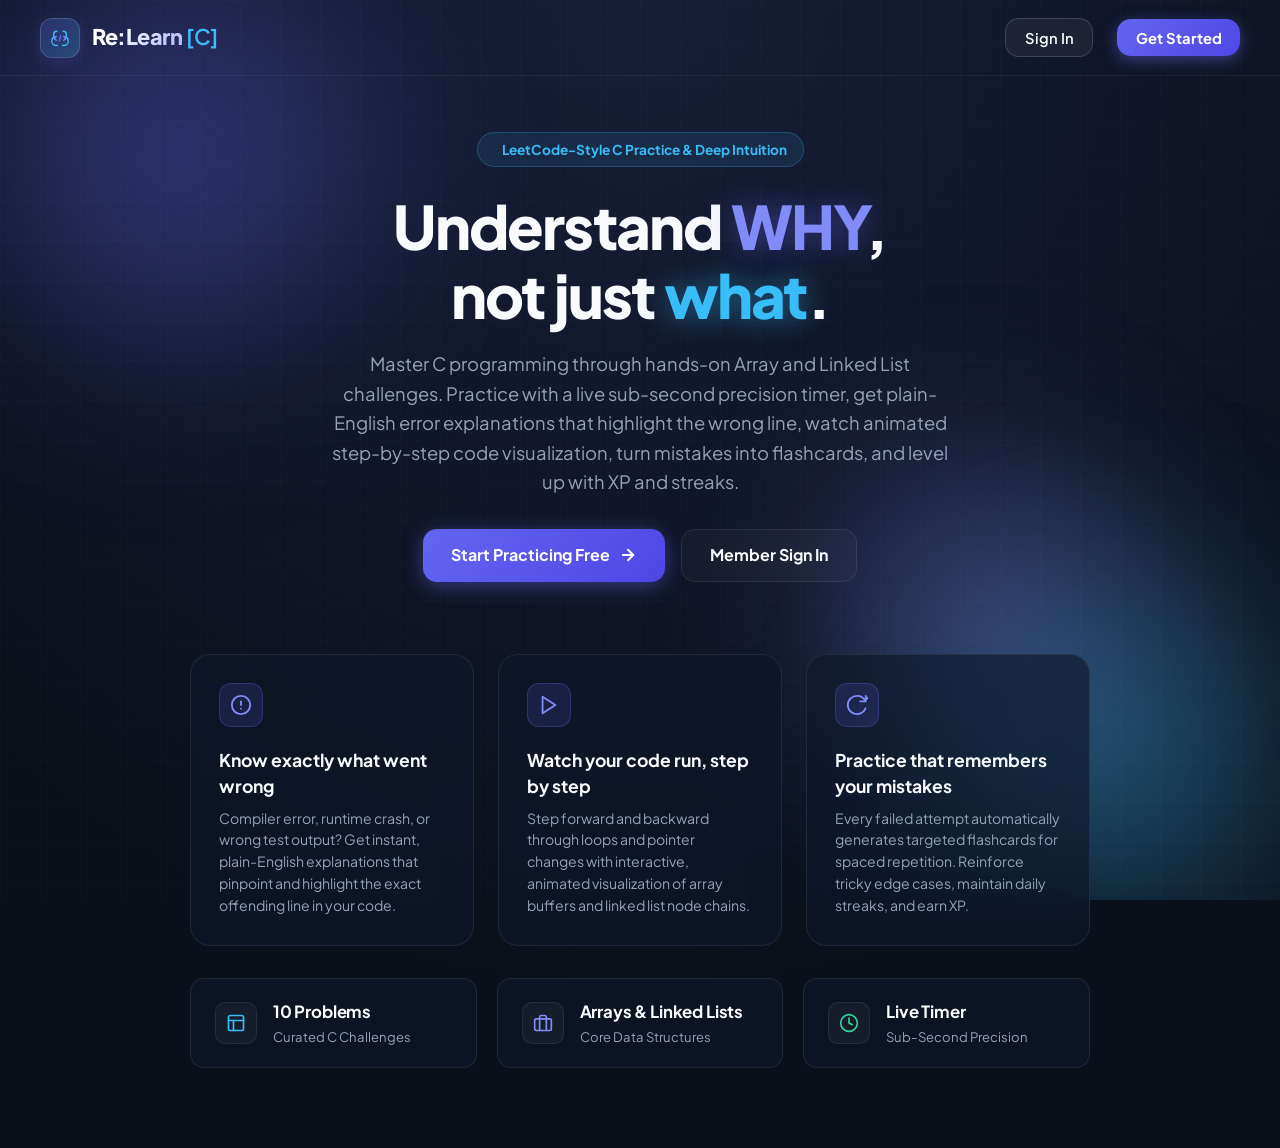
<file: static/index.html>
<!DOCTYPE html>
<html lang="en">
<head>
  <meta charset="UTF-8">
  <meta name="viewport" content="width=device-width, initial-scale=1.0">
  <title>Re:Learn - Master C Programming with Deep Intuition</title>
  <link rel="stylesheet" href="/static/css/style.css">
  <style>
    /* Landing page enhancements & responsiveness */
    .nav-btn-ghost {
      display: inline-flex;
      align-items: center;
      justify-content: center;
      color: #F8FAFC !important;
      background: rgba(255, 255, 255, 0.05);
      border: 1px solid rgba(255, 255, 255, 0.15);
      text-decoration: none;
      font-weight: 600;
      padding: 0.45rem 1.15rem;
      border-radius: var(--radius-md);
      transition: all var(--transition-fast);
    }
    .nav-btn-ghost:hover {
      background: rgba(255, 255, 255, 0.12);
      border-color: rgba(255, 255, 255, 0.25);
      color: #FFFFFF !important;
      transform: translateY(-1px);
    }
    .landing-stats-row {
      display: grid;
      grid-template-columns: repeat(3, 1fr);
      gap: 1.25rem;
      width: 100%;
      margin-top: 2rem;
    }
    .landing-stat-card {
      background: var(--glass-card-bg);
      backdrop-filter: blur(16px);
      -webkit-backdrop-filter: blur(16px);
      border: 1px solid var(--glass-border);
      border-radius: var(--radius-md);
      padding: 1.25rem 1.5rem;
      display: flex;
      align-items: center;
      gap: 1rem;
      text-align: left;
      transition: all var(--transition-fast);
    }
    .landing-stat-card:hover {
      border-color: var(--glass-border-hover);
      background: rgba(18, 24, 38, 0.85);
      transform: translateY(-2px);
    }
    .stat-icon-wrap {
      width: 42px;
      height: 42px;
      border-radius: 10px;
      background: rgba(255, 255, 255, 0.04);
      border: 1px solid rgba(255, 255, 255, 0.08);
      display: flex;
      align-items: center;
      justify-content: center;
      flex-shrink: 0;
    }
    .stat-content {
      display: flex;
      flex-direction: column;
      gap: 0.2rem;
    }
    .stat-number {
      font-size: 1.05rem;
      font-weight: 700;
      color: var(--text-main);
      letter-spacing: -0.01em;
    }
    .stat-desc {
      font-size: 0.82rem;
      color: var(--text-muted);
    }
    @media (max-width: 900px) {
      .landing-stats-row {
        grid-template-columns: 1fr;
        gap: 1rem;
      }
    }
    @media (max-width: 640px) {
      .header-nav {
        padding: 1rem 1.25rem;
      }
      .nav-links {
        gap: 0.75rem;
      }
      .nav-btn-ghost, .nav-btn-primary {
        padding: 0.4rem 0.85rem;
        font-size: 0.85rem;
      }
      .landing-hero {
        margin: 1.25rem auto;
      }
      .landing-title {
        font-size: 2.2rem;
      }
      .landing-subtitle {
        font-size: 1rem;
      }
      .landing-cta-group {
        flex-direction: column;
        width: 100%;
        max-width: 320px;
      }
      .cta-btn-primary, .cta-btn-secondary {
        width: 100%;
        justify-content: center;
      }
    }
  </style>
</head>
<body>
  <!-- Floating Glowing Blobs -->
  <div class="blob-container">
    <div class="blob blob-1"></div>
    <div class="blob blob-2"></div>
    <div class="blob blob-3"></div>
  </div>
  <div class="bg-grid"></div>

  <!-- Header Navigation -->
  <header class="header-nav">
    <a href="/" class="brand-logo" id="navLogo">
      <div class="logo-icon-wrap">
        <svg class="logo-svg" width="24" height="24" viewBox="0 0 32 32" fill="none" xmlns="http://www.w3.org/2000/svg">
          <path d="M12 7C9.5 7 7.5 9 7.5 11.5C7.5 12.5 7.8 13.4 8.4 14.1C6.4 15.2 5 17.4 5 20C5 23.3 7.7 26 11 26C11.6 26 12.2 25.9 12.7 25.7" stroke="#38BDF8" stroke-width="1.8" stroke-linecap="round"/>
          <path d="M20 7C22.5 7 24.5 9 24.5 11.5C24.5 12.5 24.2 13.4 23.6 14.1C25.6 15.2 27 17.4 27 20C27 23.3 24.3 26 21 26C20.4 26 19.8 25.9 19.3 25.7" stroke="#38BDF8" stroke-width="1.8" stroke-linecap="round"/>
          <path d="M11 14L8 16.5L11 19" stroke="#818CF8" stroke-width="1.8" stroke-linecap="round" stroke-linejoin="round"/>
          <path d="M21 14L24 16.5L21 19" stroke="#818CF8" stroke-width="1.8" stroke-linecap="round" stroke-linejoin="round"/>
          <path d="M17 13L15 20" stroke="#6366F1" stroke-width="1.8" stroke-linecap="round"/>
        </svg>
      </div>
      <div>
        <span class="brand-name">Re:Learn</span>
        <span class="brand-tag"> [C]</span>
      </div>
    </a>

    <nav class="nav-links">
      <a href="/login" class="nav-btn-ghost" id="navLoginBtn">Sign In</a>
      <a href="/signup" class="nav-btn-primary" id="navSignupBtn">Get Started</a>
    </nav>
  </header>

  <!-- Landing Hero Container -->
  <main class="page-container" style="flex-direction: column;">
    <section class="landing-hero">
      <div class="landing-badge">
        <span class="brand-badge-dot"></span>
        LeetCode-Style C Practice &amp; Deep Intuition
      </div>
      
      <h1 class="landing-title">
        Understand <span class="glow-indigo">WHY</span>, <br>
        not just <span class="glow-cyan">what</span>.
      </h1>

      <p class="landing-subtitle">
        Master C programming through hands-on Array and Linked List challenges. Practice with a live sub-second precision timer, get plain-English error explanations that highlight the wrong line, watch animated step-by-step code visualization, turn mistakes into flashcards, and level up with XP and streaks.
      </p>

      <div class="landing-cta-group">
        <a href="/signup" class="cta-btn-primary" id="heroSignupBtn">
          <span>Start Practicing Free</span>
          <svg width="18" height="18" viewBox="0 0 24 24" fill="none" stroke="currentColor" stroke-width="2.5" stroke-linecap="round" stroke-linejoin="round"><line x1="5" y1="12" x2="19" y2="12"></line><polyline points="12 5 19 12 12 19"></polyline></svg>
        </a>
        <a href="/login" class="cta-btn-secondary" id="heroLoginBtn">
          Member Sign In
        </a>
      </div>

      <!-- Feature Cards -->
      <div class="features-grid">
        <div class="feature-card">
          <div class="feature-icon-box">
            <svg width="22" height="22" viewBox="0 0 24 24" fill="none" stroke="currentColor" stroke-width="2" stroke-linecap="round" stroke-linejoin="round"><circle cx="12" cy="12" r="10"></circle><line x1="12" y1="8" x2="12" y2="12"></line><line x1="12" y1="16" x2="12.01" y2="16"></line></svg>
          </div>
          <h3 class="feature-title">Know exactly what went wrong</h3>
          <p class="feature-text">Compiler error, runtime crash, or wrong test output? Get instant, plain-English explanations that pinpoint and highlight the exact offending line in your code.</p>
        </div>

        <div class="feature-card">
          <div class="feature-icon-box">
            <svg width="22" height="22" viewBox="0 0 24 24" fill="none" stroke="currentColor" stroke-width="2" stroke-linecap="round" stroke-linejoin="round"><polygon points="5 3 19 12 5 21 5 3"></polygon></svg>
          </div>
          <h3 class="feature-title">Watch your code run, step by step</h3>
          <p class="feature-text">Step forward and backward through loops and pointer changes with interactive, animated visualization of array buffers and linked list node chains.</p>
        </div>

        <div class="feature-card">
          <div class="feature-icon-box">
            <svg width="22" height="22" viewBox="0 0 24 24" fill="none" stroke="currentColor" stroke-width="2" stroke-linecap="round" stroke-linejoin="round"><path d="M21.5 2v6h-6M21.34 15.57a10 10 0 1 1-.57-8.38l5.67-5.67"></path></svg>
          </div>
          <h3 class="feature-title">Practice that remembers your mistakes</h3>
          <p class="feature-text">Every failed attempt automatically generates targeted flashcards for spaced repetition. Reinforce tricky edge cases, maintain daily streaks, and earn XP.</p>
        </div>
      </div>

      <!-- Quick Stats Row -->
      <div class="landing-stats-row">
        <div class="landing-stat-card">
          <div class="stat-icon-wrap">
            <svg width="20" height="20" viewBox="0 0 24 24" fill="none" stroke="#38BDF8" stroke-width="2" stroke-linecap="round" stroke-linejoin="round"><rect x="3" y="3" width="18" height="18" rx="2" ry="2"></rect><line x1="3" y1="9" x2="21" y2="9"></line><line x1="9" y1="21" x2="9" y2="9"></line></svg>
          </div>
          <div class="stat-content">
            <div class="stat-number">10 Problems</div>
            <div class="stat-desc">Curated C Challenges</div>
          </div>
        </div>

        <div class="landing-stat-card">
          <div class="stat-icon-wrap">
            <svg width="20" height="20" viewBox="0 0 24 24" fill="none" stroke="#818CF8" stroke-width="2" stroke-linecap="round" stroke-linejoin="round"><rect x="2" y="7" width="20" height="14" rx="2" ry="2"></rect><path d="M16 21V5a2 2 0 0 0-2-2h-4a2 2 0 0 0-2 2v16"></path></svg>
          </div>
          <div class="stat-content">
            <div class="stat-number">Arrays &amp; Linked Lists</div>
            <div class="stat-desc">Core Data Structures</div>
          </div>
        </div>

        <div class="landing-stat-card">
          <div class="stat-icon-wrap">
            <svg width="20" height="20" viewBox="0 0 24 24" fill="none" stroke="#34D399" stroke-width="2" stroke-linecap="round" stroke-linejoin="round"><circle cx="12" cy="12" r="10"></circle><polyline points="12 6 12 12 16 14"></polyline></svg>
          </div>
          <div class="stat-content">
            <div class="stat-number">Live Timer</div>
            <div class="stat-desc">Sub-Second Precision</div>
          </div>
        </div>
      </div>
    </section>
  </main>
</body>
</html>
</file>
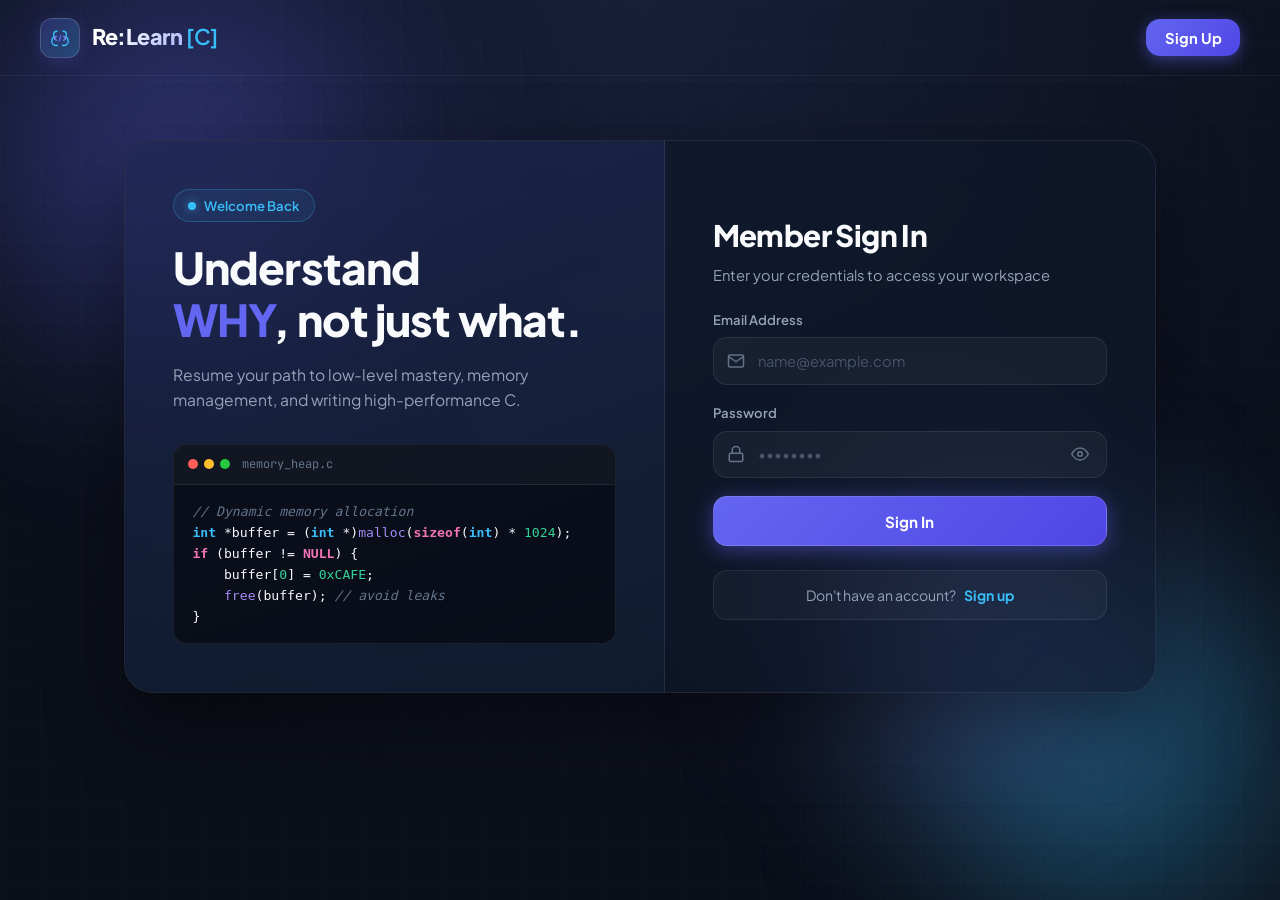
<file: static/login.html>
<!DOCTYPE html>
<html lang="en">
<head>
  <meta charset="UTF-8">
  <meta name="viewport" content="width=device-width, initial-scale=1.0">
  <title>Sign In | Re:Learn - Master C Programming</title>
  <link rel="stylesheet" href="/static/css/style.css">
</head>
<body>
  <!-- Floating Glowing Blobs -->
  <div class="blob-container">
    <div class="blob blob-1"></div>
    <div class="blob blob-2"></div>
    <div class="blob blob-3"></div>
  </div>
  <div class="bg-grid"></div>

  <!-- Header Navigation -->
  <header class="header-nav">
    <a href="/" class="brand-logo" id="brandLogoLink">
      <div class="logo-icon-wrap">
        <svg class="logo-svg" width="24" height="24" viewBox="0 0 32 32" fill="none" xmlns="http://www.w3.org/2000/svg">
          <path d="M12 7C9.5 7 7.5 9 7.5 11.5C7.5 12.5 7.8 13.4 8.4 14.1C6.4 15.2 5 17.4 5 20C5 23.3 7.7 26 11 26C11.6 26 12.2 25.9 12.7 25.7" stroke="#38BDF8" stroke-width="1.8" stroke-linecap="round"/>
          <path d="M20 7C22.5 7 24.5 9 24.5 11.5C24.5 12.5 24.2 13.4 23.6 14.1C25.6 15.2 27 17.4 27 20C27 23.3 24.3 26 21 26C20.4 26 19.8 25.9 19.3 25.7" stroke="#38BDF8" stroke-width="1.8" stroke-linecap="round"/>
          <path d="M11 14L8 16.5L11 19" stroke="#818CF8" stroke-width="1.8" stroke-linecap="round" stroke-linejoin="round"/>
          <path d="M21 14L24 16.5L21 19" stroke="#818CF8" stroke-width="1.8" stroke-linecap="round" stroke-linejoin="round"/>
          <path d="M17 13L15 20" stroke="#6366F1" stroke-width="1.8" stroke-linecap="round"/>
        </svg>
      </div>
      <div>
        <span class="brand-name">Re:Learn</span>
        <span class="brand-tag"> [C]</span>
      </div>
    </a>

    <nav class="nav-links">
      <a href="/signup" class="nav-btn-primary" id="topSignUpBtn">Sign Up</a>
    </nav>
  </header>

  <!-- Main Auth Page Content -->
  <main class="page-container">
    <div class="auth-wrapper">
      <div class="glass-card">
        
        <!-- Left Side: Hero / Brand Proposition -->
        <div class="auth-brand-side">
          <div>
            <div class="brand-badge">
              <span class="brand-badge-dot"></span>
              Welcome Back
            </div>
            
            <h2 class="auth-hero-title">
              Understand <br>
              <span style="color: #6366F1;">WHY</span>, not just what.
            </h2>
            
            <p class="auth-hero-desc">
              Resume your path to low-level mastery, memory management, and writing high-performance C.
            </p>
          </div>

          <!-- Code Snippet Visual Preview -->
          <div class="c-code-snippet">
            <div class="code-header">
              <div class="code-dots">
                <span class="code-dot red"></span>
                <span class="code-dot yellow"></span>
                <span class="code-dot green"></span>
              </div>
              <span class="code-filename">memory_heap.c</span>
            </div>
            <pre><code><span class="token-comment">// Dynamic memory allocation</span>
<span class="token-type">int</span> *buffer = (<span class="token-type">int</span> *)<span class="token-fn">malloc</span>(<span class="token-kw">sizeof</span>(<span class="token-type">int</span>) * <span class="token-str">1024</span>);
<span class="token-kw">if</span> (buffer != <span class="token-kw">NULL</span>) {
    buffer[<span class="token-str">0</span>] = <span class="token-str">0xCAFE</span>;
    <span class="token-fn">free</span>(buffer); <span class="token-comment">// avoid leaks</span>
}</code></pre>
          </div>
        </div>

        <!-- Right Side: Frosted Glass Login Form -->
        <div class="auth-form-side">
          <div class="form-header">
            <h1 class="form-title">Member Sign In</h1>
            <p class="form-subtitle">Enter your credentials to access your workspace</p>
          </div>

          <!-- Notification Alert Container -->
          <div id="alertBox" class="alert-box" role="alert"></div>

          <form id="loginForm" novalidate>
            <!-- Email Address -->
            <div class="form-group">
              <label for="email" class="form-label">Email Address</label>
              <div class="input-wrapper">
                <input 
                  type="email" 
                  id="email" 
                  class="form-input" 
                  placeholder="name@example.com" 
                  autocomplete="email"
                  required
                >
                <svg class="input-icon" width="18" height="18" viewBox="0 0 24 24" fill="none" stroke="currentColor" stroke-width="2" stroke-linecap="round" stroke-linejoin="round">
                  <path d="M4 4h16c1.1 0 2 .9 2 2v12c0 1.1-.9 2-2 2H4c-1.1 0-2-.9-2-2V6c0-1.1.9-2 2-2z"></path>
                  <polyline points="22,6 12,13 2,6"></polyline>
                </svg>
              </div>
            </div>

            <!-- Password -->
            <div class="form-group">
              <label for="password" class="form-label">Password</label>
              <div class="input-wrapper">
                <input 
                  type="password" 
                  id="password" 
                  class="form-input" 
                  placeholder="••••••••" 
                  autocomplete="current-password"
                  required
                >
                <svg class="input-icon" width="18" height="18" viewBox="0 0 24 24" fill="none" stroke="currentColor" stroke-width="2" stroke-linecap="round" stroke-linejoin="round">
                  <rect x="3" y="11" width="18" height="11" rx="2" ry="2"></rect>
                  <path d="M7 11V7a5 5 0 0 1 10 0v4"></path>
                </svg>
                <button type="button" class="toggle-password-btn" aria-label="Toggle password visibility" tabindex="-1">
                  <svg width="18" height="18" viewBox="0 0 24 24" fill="none" stroke="currentColor" stroke-width="2" stroke-linecap="round" stroke-linejoin="round">
                    <path d="M1 12s4-8 11-8 11 8 11 8-4 8-11 8-11-8-11-8z"></path>
                    <circle cx="12" cy="12" r="3"></circle>
                  </svg>
                </button>
              </div>
            </div>

            <!-- Submit Button -->
            <button type="submit" class="btn-submit" id="loginSubmitBtn">
              <span class="btn-spinner"></span>
              <span class="btn-text">Sign In</span>
            </button>
          </form>

          <!-- Sign Up Switcher Box -->
          <div class="form-footer-box">
            Don't have an account?
            <a href="/signup" class="form-footer-link" id="linkToSignup">Sign up</a>
          </div>
        </div>

      </div>
    </div>
  </main>

  <script src="/static/js/auth.js"></script>
</body>
</html>
</file>
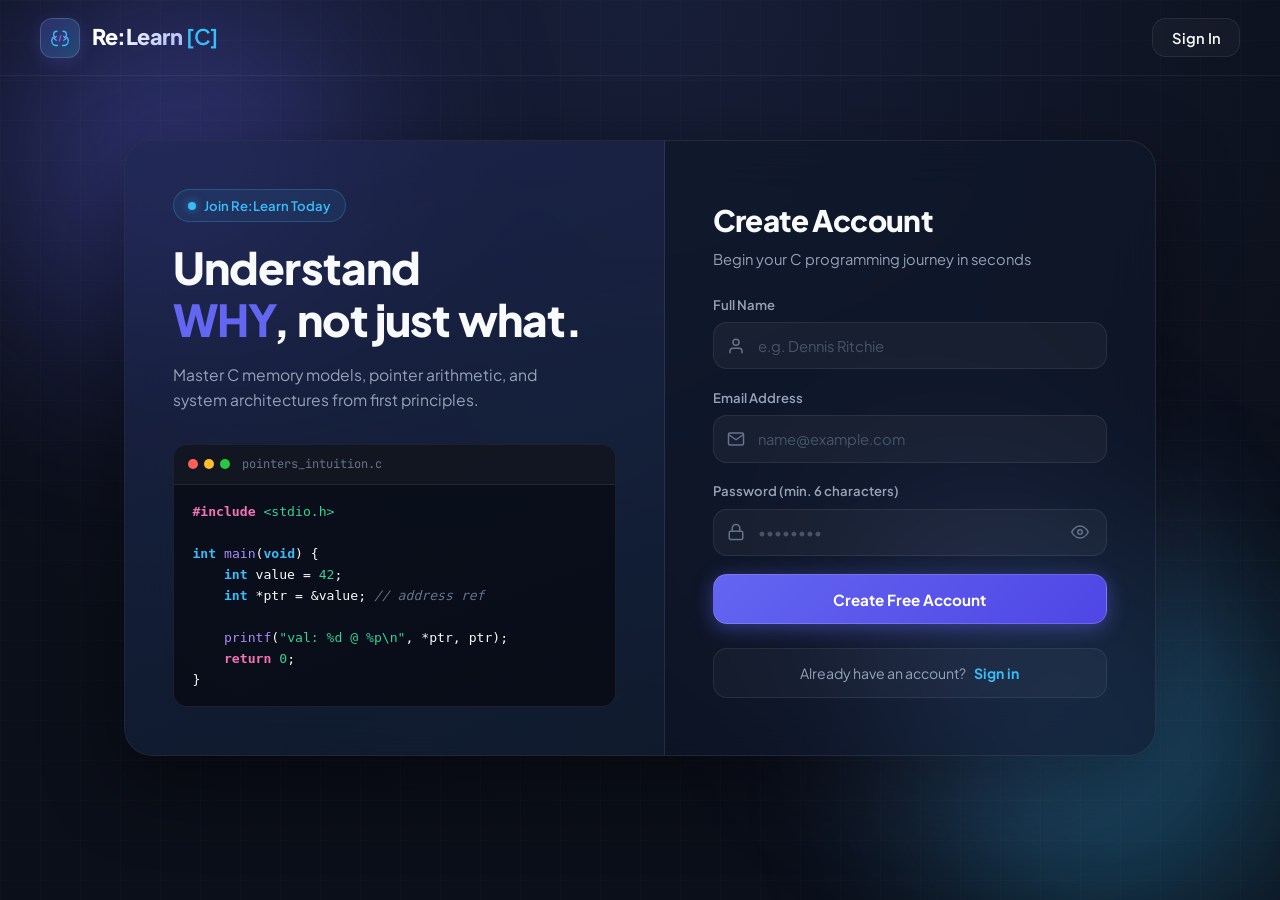
<file: static/signup.html>
<!DOCTYPE html>
<html lang="en">
<head>
  <meta charset="UTF-8">
  <meta name="viewport" content="width=device-width, initial-scale=1.0">
  <title>Sign Up | Re:Learn - Master C Programming</title>
  <link rel="stylesheet" href="/static/css/style.css">
</head>
<body>
  <!-- Floating Glowing Blobs -->
  <div class="blob-container">
    <div class="blob blob-1"></div>
    <div class="blob blob-2"></div>
    <div class="blob blob-3"></div>
  </div>
  <div class="bg-grid"></div>

  <!-- Header Navigation -->
  <header class="header-nav">
    <a href="/" class="brand-logo" id="brandLogoLink">
      <div class="logo-icon-wrap">
        <svg class="logo-svg" width="24" height="24" viewBox="0 0 32 32" fill="none" xmlns="http://www.w3.org/2000/svg">
          <path d="M12 7C9.5 7 7.5 9 7.5 11.5C7.5 12.5 7.8 13.4 8.4 14.1C6.4 15.2 5 17.4 5 20C5 23.3 7.7 26 11 26C11.6 26 12.2 25.9 12.7 25.7" stroke="#38BDF8" stroke-width="1.8" stroke-linecap="round"/>
          <path d="M20 7C22.5 7 24.5 9 24.5 11.5C24.5 12.5 24.2 13.4 23.6 14.1C25.6 15.2 27 17.4 27 20C27 23.3 24.3 26 21 26C20.4 26 19.8 25.9 19.3 25.7" stroke="#38BDF8" stroke-width="1.8" stroke-linecap="round"/>
          <path d="M11 14L8 16.5L11 19" stroke="#818CF8" stroke-width="1.8" stroke-linecap="round" stroke-linejoin="round"/>
          <path d="M21 14L24 16.5L21 19" stroke="#818CF8" stroke-width="1.8" stroke-linecap="round" stroke-linejoin="round"/>
          <path d="M17 13L15 20" stroke="#6366F1" stroke-width="1.8" stroke-linecap="round"/>
        </svg>
      </div>
      <div>
        <span class="brand-name">Re:Learn</span>
        <span class="brand-tag"> [C]</span>
      </div>
    </a>

    <nav class="nav-links">
      <a href="/login" class="nav-btn-ghost" id="topSignInBtn">Sign In</a>
    </nav>
  </header>

  <!-- Main Auth Page Content -->
  <main class="page-container">
    <div class="auth-wrapper">
      <div class="glass-card">

        <!-- Left Side: Hero / Brand Proposition -->
        <div class="auth-brand-side">
          <div>
            <div class="brand-badge">
              <span class="brand-badge-dot"></span>
              Join Re:Learn Today
            </div>

            <h2 class="auth-hero-title">
              Understand <br>
              <span style="color: #6366F1;">WHY</span>, not just what.
            </h2>

            <p class="auth-hero-desc">
              Master C memory models, pointer arithmetic, and system architectures from first principles.
            </p>
          </div>

          <!-- Code Snippet Visual Preview -->
          <div class="c-code-snippet">
            <div class="code-header">
              <div class="code-dots">
                <span class="code-dot red"></span>
                <span class="code-dot yellow"></span>
                <span class="code-dot green"></span>
              </div>
              <span class="code-filename">pointers_intuition.c</span>
            </div>
            <pre><code><span class="token-kw">#include</span> <span class="token-str">&lt;stdio.h&gt;</span>

<span class="token-type">int</span> <span class="token-fn">main</span>(<span class="token-type">void</span>) {
    <span class="token-type">int</span> value = <span class="token-str">42</span>;
    <span class="token-type">int</span> *ptr = &amp;value; <span class="token-comment">// address ref</span>
    
    <span class="token-fn">printf</span>(<span class="token-str">"val: %d @ %p\n"</span>, *ptr, ptr);
    <span class="token-kw">return</span> <span class="token-str">0</span>;
}</code></pre>
          </div>
        </div>

        <!-- Right Side: Frosted Glass Signup Form -->
        <div class="auth-form-side">
          <div class="form-header">
            <h1 class="form-title">Create Account</h1>
            <p class="form-subtitle">Begin your C programming journey in seconds</p>
          </div>

          <!-- Notification Alert Container -->
          <div id="alertBox" class="alert-box" role="alert"></div>

          <form id="signupForm" novalidate>
            <!-- Full Name -->
            <div class="form-group">
              <label for="fullName" class="form-label">Full Name</label>
              <div class="input-wrapper">
                <input 
                  type="text" 
                  id="fullName" 
                  class="form-input" 
                  placeholder="e.g. Dennis Ritchie"
                  autocomplete="name" 
                  required
                >
                <svg class="input-icon" width="18" height="18" viewBox="0 0 24 24" fill="none" stroke="currentColor" stroke-width="2" stroke-linecap="round" stroke-linejoin="round">
                  <path d="M20 21v-2a4 4 0 0 0-4-4H8a4 4 0 0 0-4 4v2"></path>
                  <circle cx="12" cy="7" r="4"></circle>
                </svg>
              </div>
            </div>

            <!-- Email Address -->
            <div class="form-group">
              <label for="email" class="form-label">Email Address</label>
              <div class="input-wrapper">
                <input 
                  type="email" 
                  id="email" 
                  class="form-input" 
                  placeholder="name@example.com" 
                  autocomplete="email"
                  required
                >
                <svg class="input-icon" width="18" height="18" viewBox="0 0 24 24" fill="none" stroke="currentColor" stroke-width="2" stroke-linecap="round" stroke-linejoin="round">
                  <path d="M4 4h16c1.1 0 2 .9 2 2v12c0 1.1-.9 2-2 2H4c-1.1 0-2-.9-2-2V6c0-1.1.9-2 2-2z"></path>
                  <polyline points="22,6 12,13 2,6"></polyline>
                </svg>
              </div>
            </div>

            <!-- Password -->
            <div class="form-group">
              <label for="password" class="form-label">Password (min. 6 characters)</label>
              <div class="input-wrapper">
                <input 
                  type="password" 
                  id="password" 
                  class="form-input" 
                  placeholder="••••••••"
                  autocomplete="new-password"
                  required
                >
                <svg class="input-icon" width="18" height="18" viewBox="0 0 24 24" fill="none" stroke="currentColor" stroke-width="2" stroke-linecap="round" stroke-linejoin="round">
                  <rect x="3" y="11" width="18" height="11" rx="2" ry="2"></rect>
                  <path d="M7 11V7a5 5 0 0 1 10 0v4"></path>
                </svg>
                <button type="button" class="toggle-password-btn" aria-label="Toggle password visibility" tabindex="-1">
                  <svg width="18" height="18" viewBox="0 0 24 24" fill="none" stroke="currentColor" stroke-width="2" stroke-linecap="round" stroke-linejoin="round">
                    <path d="M1 12s4-8 11-8 11 8 11 8-4 8-11 8-11-8-11-8z"></path>
                    <circle cx="12" cy="12" r="3"></circle>
                  </svg>
                </button>
              </div>
            </div>

            <!-- Submit Button -->
            <button type="submit" class="btn-submit" id="signupSubmitBtn">
              <span class="btn-spinner"></span>
              <span class="btn-text">Create Free Account</span>
            </button>
          </form>

          <!-- Sign In Switcher Box -->
          <div class="form-footer-box">
            Already have an account?
            <a href="/login" class="form-footer-link" id="linkToLogin">Sign in</a>
          </div>
        </div>

      </div>
    </div>
  </main>

  <script src="/static/js/auth.js"></script>
</body>
</html>
</file>
<file: static/css/style.css>
@import url('https://fonts.googleapis.com/css2?family=Plus+Jakarta+Sans:wght@300;400;500;600;700;800&family=JetBrains+Mono:wght@400;500;600;700&display=swap');

:root {
  --bg-color: #0B0F19;
  --bg-gradient: radial-gradient(circle at 50% 0%, #171E38 0%, #0B0F19 75%);
  --primary-indigo: #6366F1;
  --primary-indigo-hover: #4F46E5;
  --primary-indigo-glow: rgba(99, 102, 241, 0.45);
  --cyan-accent: #38BDF8;
  --cyan-glow: rgba(56, 189, 248, 0.35);
  --text-main: #F8FAFC;
  --text-muted: #94A3B8;
  --text-dim: #64748B;
  
  --glass-bg: rgba(18, 24, 38, 0.65);
  --glass-card-bg: rgba(15, 23, 42, 0.65);
  --glass-inner-bg: rgba(255, 255, 255, 0.03);
  --glass-border: rgba(255, 255, 255, 0.08);
  --glass-border-focus: rgba(99, 102, 241, 0.6);
  --glass-border-hover: rgba(255, 255, 255, 0.18);
  --glass-highlight: rgba(255, 255, 255, 0.05);

  --error-bg: rgba(239, 68, 68, 0.14);
  --error-border: rgba(239, 68, 68, 0.4);
  --error-text: #FCA5A5;
  --error-glow: rgba(239, 68, 68, 0.25);

  --success-bg: rgba(16, 185, 129, 0.14);
  --success-border: rgba(16, 185, 129, 0.4);
  --success-text: #6EE7B7;
  --success-glow: rgba(16, 185, 129, 0.25);

  --warn-bg: rgba(245, 158, 11, 0.14);
  --warn-border: rgba(245, 158, 11, 0.4);
  --warn-text: #FCD34D;

  --radius-sm: 8px;
  --radius-md: 14px;
  --radius-lg: 20px;
  --radius-xl: 28px;
  
  --transition-fast: 0.2s cubic-bezier(0.4, 0, 0.2, 1);
  --transition-normal: 0.35s cubic-bezier(0.4, 0, 0.2, 1);
}

* {
  margin: 0;
  padding: 0;
  box-sizing: border-box;
}

body {
  font-family: 'Plus Jakarta Sans', sans-serif;
  background-color: var(--bg-color);
  background-image: var(--bg-gradient);
  color: var(--text-main);
  min-height: 100vh;
  display: flex;
  flex-direction: column;
  overflow-x: hidden;
  position: relative;
  line-height: 1.5;
}

/* Background Animated Blobs */
.blob-container {
  position: fixed;
  top: 0;
  left: 0;
  width: 100vw;
  height: 100vh;
  pointer-events: none;
  z-index: 0;
  overflow: hidden;
}

.blob {
  position: absolute;
  border-radius: 50%;
  filter: blur(85px);
  opacity: 0.5;
  will-change: transform;
}

.blob-1 {
  width: 550px;
  height: 550px;
  background: radial-gradient(circle, #6366F1 0%, rgba(99, 102, 241, 0) 70%);
  top: -120px;
  left: -100px;
  animation: floatBlob1 20s ease-in-out infinite alternate;
}

.blob-2 {
  width: 500px;
  height: 500px;
  background: radial-gradient(circle, #38BDF8 0%, rgba(56, 189, 248, 0) 70%);
  bottom: -100px;
  right: -80px;
  animation: floatBlob2 24s ease-in-out infinite alternate;
}

.blob-3 {
  width: 420px;
  height: 420px;
  background: radial-gradient(circle, #818CF8 0%, rgba(129, 140, 248, 0) 70%);
  top: 45%;
  left: 60%;
  animation: floatBlob3 18s ease-in-out infinite alternate;
}

@keyframes floatBlob1 {
  0% { transform: translate(0px, 0px) scale(1); }
  50% { transform: translate(120px, 140px) scale(1.15); }
  100% { transform: translate(60px, -40px) scale(0.95); }
}

@keyframes floatBlob2 {
  0% { transform: translate(0px, 0px) scale(1); }
  50% { transform: translate(-140px, -100px) scale(1.1); }
  100% { transform: translate(-70px, 60px) scale(0.9); }
}

@keyframes floatBlob3 {
  0% { transform: translate(0px, 0px) scale(0.9); }
  50% { transform: translate(-90px, 80px) scale(1.2); }
  100% { transform: translate(80px, -60px) scale(1); }
}

.bg-grid {
  position: fixed;
  top: 0;
  left: 0;
  width: 100vw;
  height: 100vh;
  background-size: 40px 40px;
  background-image: 
    linear-gradient(to right, rgba(255, 255, 255, 0.015) 1px, transparent 1px),
    linear-gradient(to bottom, rgba(255, 255, 255, 0.015) 1px, transparent 1px);
  pointer-events: none;
  z-index: 1;
}

/* ==========================================
   HEADER & GAMIFICATION NAVBAR
   ========================================== */
.header-nav {
  position: relative;
  z-index: 20;
  display: flex;
  align-items: center;
  justify-content: space-between;
  padding: 1.1rem 2.5rem;
  width: 100%;
  max-width: 1600px;
  margin: 0 auto;
  border-bottom: 1px solid rgba(255, 255, 255, 0.06);
}

.brand-logo {
  display: flex;
  align-items: center;
  gap: 0.75rem;
  text-decoration: none;
  color: var(--text-main);
  font-weight: 800;
  font-size: 1.35rem;
  letter-spacing: -0.02em;
}

.logo-icon-wrap {
  width: 40px;
  height: 40px;
  background: linear-gradient(135deg, rgba(99, 102, 241, 0.25), rgba(56, 189, 248, 0.25));
  border: 1px solid rgba(255, 255, 255, 0.15);
  border-radius: 12px;
  display: flex;
  align-items: center;
  justify-content: center;
  box-shadow: 0 4px 15px rgba(99, 102, 241, 0.2);
  backdrop-filter: blur(8px);
}

.logo-svg {
  width: 24px;
  height: 24px;
  stroke: #38BDF8;
  fill: none;
}

.brand-name {
  background: linear-gradient(135deg, #FFFFFF 30%, #A5B4FC 100%);
  -webkit-background-clip: text;
  -webkit-text-fill-color: transparent;
}

.brand-tag {
  color: var(--cyan-accent);
  font-weight: 600;
}

.nav-links {
  display: flex;
  align-items: center;
  gap: 1.5rem;
}

.nav-link {
  color: var(--text-muted);
  text-decoration: none;
  font-size: 0.95rem;
  font-weight: 600;
  padding: 0.45rem 0.85rem;
  border-radius: var(--radius-sm);
  transition: all var(--transition-fast);
}

.nav-link:hover, .nav-link.active-nav {
  color: #FFFFFF;
  background: rgba(255, 255, 255, 0.06);
}

.nav-link.active-nav {
  color: var(--cyan-accent);
  border-bottom: 2px solid var(--cyan-accent);
}

.user-game-stats {
  display: flex;
  align-items: center;
  gap: 1rem;
}

.game-stat-pill {
  display: inline-flex;
  align-items: center;
  gap: 0.35rem;
  padding: 0.35rem 0.75rem;
  border-radius: 9999px;
  background: rgba(255, 255, 255, 0.04);
  border: 1px solid rgba(255, 255, 255, 0.08);
  font-size: 0.85rem;
  font-weight: 700;
  color: #F8FAFC;
}

.level-badge-wrap {
  display: flex;
  align-items: center;
  gap: 0.5rem;
  padding: 0.35rem 0.75rem;
  border-radius: 9999px;
  background: rgba(99, 102, 241, 0.15);
  border: 1px solid rgba(99, 102, 241, 0.35);
}

.level-tag {
  font-weight: 800;
  font-size: 0.82rem;
  color: #A5B4FC;
}

.level-mini-bar {
  width: 48px;
  height: 6px;
  background: rgba(255, 255, 255, 0.1);
  border-radius: 9999px;
  overflow: hidden;
}

.level-mini-fill {
  height: 100%;
  background: linear-gradient(90deg, #6366F1, #38BDF8);
  border-radius: 9999px;
}

.nav-btn-ghost {
  color: var(--text-main);
  text-decoration: none;
  font-size: 0.92rem;
  font-weight: 600;
  padding: 0.45rem 1.15rem;
  border-radius: var(--radius-md);
  border: 1px solid var(--glass-border);
  background: var(--glass-inner-bg);
  backdrop-filter: blur(10px);
  transition: all var(--transition-fast);
}

.nav-btn-ghost:hover {
  border-color: var(--glass-border-hover);
  background: rgba(255, 255, 255, 0.08);
}

.nav-btn-primary {
  color: #FFFFFF;
  text-decoration: none;
  font-size: 0.92rem;
  font-weight: 700;
  padding: 0.45rem 1.15rem;
  border-radius: var(--radius-md);
  background: linear-gradient(135deg, var(--primary-indigo), #4F46E5);
  box-shadow: 0 4px 15px var(--primary-indigo-glow);
  transition: all var(--transition-fast);
  display: inline-flex;
  align-items: center;
  justify-content: center;
}

.nav-btn-primary:hover {
  transform: translateY(-1px);
  box-shadow: 0 6px 20px rgba(99, 102, 241, 0.6);
}

/* ==========================================
   PAGE LAYOUT
   ========================================== */
.page-container {
  position: relative;
  z-index: 10;
  flex: 1;
  display: flex;
  flex-direction: column;
  padding: 1.5rem 2rem 3rem;
  max-width: 1600px;
  margin: 0 auto;
  width: 100%;
}

/* ==========================================
   AUTHENTICATION PAGES (/login, /signup)
   ========================================== */
.auth-wrapper {
  position: relative;
  z-index: 1;
  width: 100%;
  max-width: 1080px;
  margin: 0 auto;
  padding: 2.5rem 1.5rem 4rem;
  box-sizing: border-box;
}

.auth-wrapper .glass-card {
  display: grid;
  grid-template-columns: 1.1fr 1fr;
  background: var(--glass-card-bg);
  border: 1px solid var(--glass-border);
  border-radius: var(--radius-xl);
  -webkit-backdrop-filter: blur(24px);
  backdrop-filter: blur(24px);
  box-shadow: 0 30px 80px rgba(0, 0, 0, 0.45);
  overflow: hidden;
}

.auth-wrapper .auth-brand-side {
  padding: 3rem;
  display: flex;
  flex-direction: column;
  justify-content: space-between;
  gap: 2rem;
  background: linear-gradient(160deg, rgba(99, 102, 241, 0.14), rgba(56, 189, 248, 0.04));
  border-right: 1px solid var(--glass-border);
}

.auth-wrapper .auth-form-side {
  padding: 3rem;
  display: flex;
  flex-direction: column;
  justify-content: center;
}

.auth-wrapper .brand-badge {
  display: inline-flex;
  align-items: center;
  gap: 0.5rem;
  padding: 0.35rem 0.9rem;
  margin-bottom: 1.25rem;
  border-radius: 9999px;
  font-size: 0.82rem;
  font-weight: 600;
  color: var(--cyan-accent);
  background: rgba(56, 189, 248, 0.08);
  border: 1px solid rgba(56, 189, 248, 0.25);
  width: fit-content;
}

.auth-wrapper .brand-badge-dot {
  width: 8px;
  height: 8px;
  border-radius: 50%;
  background: var(--cyan-accent);
  box-shadow: 0 0 10px rgba(56, 189, 248, 0.6);
  flex-shrink: 0;
}

.auth-wrapper .auth-hero-title {
  margin: 0 0 1rem;
  font-size: clamp(2rem, 3.5vw, 2.75rem);
  line-height: 1.18;
  font-weight: 800;
  letter-spacing: -0.02em;
  color: var(--text-main);
}

.auth-wrapper .auth-hero-desc {
  margin: 0;
  max-width: 420px;
  font-size: 0.98rem;
  line-height: 1.6;
  color: var(--text-muted);
}

.auth-wrapper .c-code-snippet {
  background: rgba(7, 10, 18, 0.75);
  border: 1px solid var(--glass-border);
  border-radius: var(--radius-md);
  overflow: hidden;
}

.auth-wrapper .code-header {
  display: flex;
  align-items: center;
  gap: 0.75rem;
  padding: 0.65rem 0.9rem;
  background: rgba(255, 255, 255, 0.03);
  border-bottom: 1px solid var(--glass-border);
}

.auth-wrapper .code-dots {
  display: flex;
  gap: 0.35rem;
}

.auth-wrapper .code-dot {
  width: 10px;
  height: 10px;
  border-radius: 50%;
  display: inline-block;
  flex-shrink: 0;
}

.auth-wrapper .code-dot.red { background: #FF5F56; }
.auth-wrapper .code-dot.yellow { background: #FFBD2E; }
.auth-wrapper .code-dot.green { background: #27C93F; }

.auth-wrapper .code-filename {
  font-size: 0.75rem;
  font-family: 'JetBrains Mono', monospace;
  color: var(--text-dim);
}

.auth-wrapper .c-code-snippet pre {
  margin: 0;
  padding: 1rem 1.15rem;
  overflow-x: auto;
  font-family: 'JetBrains Mono', monospace;
  font-size: 0.82rem;
  line-height: 1.6;
  color: var(--text-main);
}

.auth-wrapper .form-header {
  margin-bottom: 1.5rem;
}

.auth-wrapper .form-title {
  margin: 0 0 0.4rem;
  font-size: 1.85rem;
  font-weight: 800;
  color: var(--text-main);
  letter-spacing: -0.02em;
}

.auth-wrapper .form-subtitle {
  margin: 0;
  font-size: 0.92rem;
  color: var(--text-muted);
}

.auth-wrapper .alert-box {
  margin-bottom: 1rem;
  padding: 0.75rem 1rem;
  border-radius: var(--radius-md);
  font-size: 0.85rem;
  color: var(--error-text);
  background: var(--error-bg);
  border: 1px solid var(--error-border);
  display: none;
  align-items: center;
  gap: 0.5rem;
}

.auth-wrapper .alert-box:empty {
  display: none !important;
}

.auth-wrapper .alert-box.success {
  color: var(--success-text);
  background: var(--success-bg);
  border-color: var(--success-border);
}

.auth-wrapper .alert-box.error {
  display: flex;
}

.auth-wrapper .alert-box svg {
  width: 18px;
  height: 18px;
  min-width: 18px;
  min-height: 18px;
  flex-shrink: 0;
}

.auth-wrapper .form-group {
  margin-bottom: 1.15rem;
}

.auth-wrapper .form-label {
  display: block;
  margin-bottom: 0.5rem;
  font-size: 0.82rem;
  font-weight: 600;
  color: var(--text-muted);
}

.auth-wrapper .input-wrapper {
  position: relative;
  display: flex;
  align-items: center;
}

.auth-wrapper .form-input {
  width: 100%;
  box-sizing: border-box;
  padding: 0.85rem 2.75rem;
  font-size: 0.92rem;
  font-family: inherit;
  color: var(--text-main);
  background: rgba(255, 255, 255, 0.04);
  border: 1px solid var(--glass-border);
  border-radius: var(--radius-md);
  outline: none;
  transition: all var(--transition-fast);
}

.auth-wrapper .form-input::placeholder {
  color: #475569;
}

.auth-wrapper .form-input:hover {
  border-color: var(--glass-border-hover);
}

.auth-wrapper .form-input:focus {
  background: rgba(255, 255, 255, 0.07);
  border-color: var(--primary-indigo);
  box-shadow: 0 0 0 4px rgba(99, 102, 241, 0.18);
}

.input-icon,
svg.input-icon,
.auth-wrapper .input-icon {
  position: absolute;
  left: 14px;
  top: 50%;
  transform: translateY(-50%);
  width: 18px !important;
  height: 18px !important;
  min-width: 18px;
  min-height: 18px;
  max-width: 18px;
  max-height: 18px;
  color: #64748B;
  pointer-events: none;
  transition: color var(--transition-fast);
  flex-shrink: 0;
}

.auth-wrapper .form-input:focus ~ .input-icon {
  color: var(--cyan-accent);
}

.auth-wrapper .toggle-password-btn {
  position: absolute;
  right: 10px;
  top: 50%;
  transform: translateY(-50%);
  display: flex;
  align-items: center;
  justify-content: center;
  width: 34px;
  height: 34px;
  padding: 0;
  background: none;
  border: none;
  border-radius: var(--radius-sm);
  color: #64748B;
  cursor: pointer;
  transition: all var(--transition-fast);
}

.auth-wrapper .toggle-password-btn:hover {
  color: var(--text-main);
  background: rgba(255, 255, 255, 0.08);
}

.auth-wrapper .toggle-password-btn svg {
  width: 18px;
  height: 18px;
  min-width: 18px;
  min-height: 18px;
  flex-shrink: 0;
}

.btn-submit,
.auth-wrapper .btn-submit {
  width: 100%;
  margin-top: 0.5rem;
  padding: 0.9rem 1.25rem;
  display: flex;
  align-items: center;
  justify-content: center;
  gap: 0.6rem;
  font-size: 0.95rem;
  font-weight: 700;
  font-family: inherit;
  color: #FFFFFF;
  background: linear-gradient(135deg, var(--primary-indigo), #4F46E5);
  border: 1px solid rgba(255, 255, 255, 0.15);
  border-radius: var(--radius-md);
  cursor: pointer;
  box-shadow: 0 4px 20px var(--primary-indigo-glow);
  transition: all var(--transition-fast);
}

.btn-submit:hover,
.auth-wrapper .btn-submit:hover {
  transform: translateY(-2px);
  filter: brightness(1.08);
  box-shadow: 0 8px 28px rgba(99, 102, 241, 0.6);
}

.btn-submit:active,
.auth-wrapper .btn-submit:active {
  transform: translateY(0);
}

.btn-submit:disabled,
.auth-wrapper .btn-submit:disabled {
  opacity: 0.7;
  cursor: not-allowed;
  transform: none;
}

.btn-spinner,
.auth-wrapper .btn-spinner {
  display: none;
  width: 16px;
  height: 16px;
  border: 2px solid rgba(255, 255, 255, 0.35);
  border-top-color: #FFFFFF;
  border-radius: 50%;
  animation: authSpin 0.7s linear infinite;
  flex-shrink: 0;
}

.btn-submit:disabled .btn-spinner,
.auth-wrapper .btn-submit:disabled .btn-spinner {
  display: inline-block;
}

@keyframes authSpin {
  to {
    transform: rotate(360deg);
  }
}

.auth-wrapper .form-footer-box {
  margin-top: 1.5rem;
  padding: 0.85rem 1rem;
  text-align: center;
  font-size: 0.88rem;
  color: var(--text-muted);
  background: rgba(255, 255, 255, 0.03);
  border: 1px solid var(--glass-border);
  border-radius: var(--radius-md);
}

.auth-wrapper .form-footer-link {
  margin-left: 0.35rem;
  font-weight: 700;
  text-decoration: none;
  color: var(--cyan-accent);
  transition: all var(--transition-fast);
}

.auth-wrapper .form-footer-link:hover {
  text-decoration: underline;
  color: #7DD3FC;
}

@media (max-width: 860px) {
  .auth-wrapper {
    padding: 1.5rem 1rem 3rem;
  }

  .auth-wrapper .glass-card {
    grid-template-columns: 1fr;
  }

  .auth-wrapper .auth-brand-side {
    padding: 2rem 1.5rem;
    border-right: none;
    border-bottom: 1px solid var(--glass-border);
  }

  .auth-wrapper .auth-form-side {
    padding: 2rem 1.5rem;
  }
}

/* ==========================================
   DASHBOARD SCREEN (/dashboard)
   ========================================== */
.dashboard-card {
  max-width: 680px;
  width: 100%;
  background: var(--glass-card-bg);
  backdrop-filter: blur(24px);
  -webkit-backdrop-filter: blur(24px);
  border: 1px solid var(--glass-border);
  border-radius: var(--radius-xl);
  padding: 3rem 2.5rem;
  text-align: center;
  box-shadow: 0 20px 50px rgba(0, 0, 0, 0.4);
}

.dashboard-avatar {
  width: 72px;
  height: 72px;
  margin: 0 auto 1.5rem;
  border-radius: 50%;
  background: linear-gradient(135deg, var(--primary-indigo), #38BDF8);
  display: flex;
  align-items: center;
  justify-content: center;
  font-size: 2rem;
  font-weight: 800;
  color: #FFFFFF;
  box-shadow: 0 8px 24px rgba(99, 102, 241, 0.4);
}

.dashboard-welcome {
  font-size: 2rem;
  font-weight: 800;
  margin-bottom: 0.5rem;
  letter-spacing: -0.02em;
}

.dashboard-welcome-name {
  background: linear-gradient(135deg, #38BDF8, #818CF8);
  -webkit-background-clip: text;
  -webkit-text-fill-color: transparent;
}

.dashboard-subtitle {
  color: var(--text-muted);
  font-size: 1rem;
  line-height: 1.6;
  max-width: 520px;
  margin: 0 auto;
}

/* ==========================================
   LANDING PAGE SCREEN (/)
   ========================================== */
.landing-hero {
  max-width: 900px;
  margin: 2rem auto;
  text-align: center;
  display: flex;
  flex-direction: column;
  align-items: center;
}

.landing-badge {
  display: inline-flex;
  align-items: center;
  gap: 0.5rem;
  padding: 0.4rem 1rem;
  border-radius: 9999px;
  background: rgba(56, 189, 248, 0.1);
  border: 1px solid rgba(56, 189, 248, 0.25);
  font-size: 0.85rem;
  font-weight: 700;
  color: var(--cyan-accent);
  margin-bottom: 1.5rem;
}

.landing-title {
  font-size: clamp(2.5rem, 5vw, 3.75rem);
  font-weight: 800;
  line-height: 1.15;
  letter-spacing: -0.03em;
  margin-bottom: 1.25rem;
}

.glow-indigo {
  color: #818CF8;
  text-shadow: 0 0 30px rgba(99, 102, 241, 0.5);
}

.glow-cyan {
  color: var(--cyan-accent);
  text-shadow: 0 0 30px rgba(56, 189, 248, 0.5);
}

.landing-subtitle {
  color: var(--text-muted);
  font-size: 1.15rem;
  line-height: 1.6;
  max-width: 640px;
  margin-bottom: 2rem;
}

.landing-cta-group {
  display: flex;
  gap: 1rem;
  margin-bottom: 3.5rem;
  flex-wrap: wrap;
  justify-content: center;
}

.cta-btn-primary {
  display: inline-flex;
  align-items: center;
  gap: 0.6rem;
  padding: 0.85rem 1.75rem;
  border-radius: var(--radius-md);
  background: linear-gradient(135deg, var(--primary-indigo), #4F46E5);
  color: #FFFFFF;
  text-decoration: none;
  font-weight: 700;
  font-size: 1rem;
  box-shadow: 0 4px 20px var(--primary-indigo-glow);
  transition: all var(--transition-fast);
}

.cta-btn-primary:hover {
  transform: translateY(-2px);
  box-shadow: 0 8px 30px rgba(99, 102, 241, 0.6);
}

.cta-btn-secondary {
  display: inline-flex;
  align-items: center;
  padding: 0.85rem 1.75rem;
  border-radius: var(--radius-md);
  background: var(--glass-inner-bg);
  border: 1px solid var(--glass-border);
  color: var(--text-main);
  text-decoration: none;
  font-weight: 700;
  font-size: 1rem;
  backdrop-filter: blur(10px);
  transition: all var(--transition-fast);
}

.cta-btn-secondary:hover {
  border-color: var(--glass-border-hover);
  background: rgba(255, 255, 255, 0.08);
}

.features-grid {
  display: grid;
  grid-template-columns: repeat(3, 1fr);
  gap: 1.5rem;
  width: 100%;
  margin-top: 1rem;
}

.feature-card {
  background: var(--glass-card-bg);
  backdrop-filter: blur(20px);
  border: 1px solid var(--glass-border);
  border-radius: var(--radius-lg);
  padding: 1.75rem;
  text-align: left;
  transition: all var(--transition-fast);
}

.feature-card:hover {
  transform: translateY(-4px);
  border-color: var(--glass-border-hover);
}

.feature-icon-box {
  width: 44px;
  height: 44px;
  border-radius: 12px;
  background: rgba(99, 102, 241, 0.15);
  border: 1px solid rgba(99, 102, 241, 0.3);
  display: flex;
  align-items: center;
  justify-content: center;
  margin-bottom: 1.25rem;
  color: #818CF8;
}

.feature-title {
  font-size: 1.1rem;
  font-weight: 700;
  margin-bottom: 0.5rem;
  color: var(--text-main);
}

.feature-text {
  font-size: 0.88rem;
  color: var(--text-muted);
  line-height: 1.55;
}

@media (max-width: 900px) {
  .features-grid {
    grid-template-columns: 1fr;
  }
}

/* ==========================================
   PROBLEM LIST SCREEN (/problems)
   ========================================== */
.problems-header-hero {
  display: flex;
  align-items: center;
  justify-content: space-between;
  margin-bottom: 2rem;
  flex-wrap: wrap;
  gap: 1.5rem;
}

.problems-title-group h1 {
  font-size: 2.2rem;
  font-weight: 800;
  letter-spacing: -0.02em;
}

.problems-title-group p {
  color: var(--text-muted);
  font-size: 1rem;
}

.topic-tabs {
  display: flex;
  align-items: center;
  gap: 0.6rem;
  background: rgba(15, 23, 42, 0.6);
  padding: 0.35rem;
  border-radius: var(--radius-md);
  border: 1px solid var(--glass-border);
}

.topic-tab-btn {
  padding: 0.5rem 1.25rem;
  border-radius: var(--radius-sm);
  background: transparent;
  border: none;
  color: var(--text-muted);
  font-family: inherit;
  font-weight: 600;
  font-size: 0.92rem;
  cursor: pointer;
  transition: all var(--transition-fast);
}

.topic-tab-btn.active, .topic-tab-btn:hover {
  background: rgba(99, 102, 241, 0.2);
  color: #FFFFFF;
}

.topic-tab-btn.active {
  border: 1px solid rgba(99, 102, 241, 0.4);
  box-shadow: 0 2px 10px rgba(99, 102, 241, 0.2);
}

.problems-table-card {
  background: var(--glass-card-bg);
  backdrop-filter: blur(20px);
  border: 1px solid var(--glass-border);
  border-radius: var(--radius-xl);
  overflow: hidden;
  box-shadow: 0 15px 40px rgba(0, 0, 0, 0.35);
}

.problem-row {
  display: grid;
  grid-template-columns: 60px 1fr 140px 120px 140px 110px;
  align-items: center;
  padding: 1.15rem 1.75rem;
  border-bottom: 1px solid rgba(255, 255, 255, 0.05);
  text-decoration: none;
  color: var(--text-main);
  transition: all var(--transition-fast);
}

.problem-row:hover {
  background: rgba(255, 255, 255, 0.03);
  transform: translateX(4px);
}

.problem-row.header-row {
  font-size: 0.8rem;
  font-weight: 700;
  text-transform: uppercase;
  letter-spacing: 0.06em;
  color: var(--text-dim);
  background: rgba(255, 255, 255, 0.02);
  border-bottom: 1px solid rgba(255, 255, 255, 0.08);
}

.problem-row.header-row:hover {
  background: rgba(255, 255, 255, 0.02);
  transform: none;
}

.status-icon.solved {
  color: #10B981;
  font-weight: 800;
  font-size: 1.1rem;
}

.status-icon.unsolved {
  color: var(--text-dim);
  font-size: 0.9rem;
}

.badge-diff {
  font-size: 0.75rem;
  font-weight: 700;
  padding: 0.25rem 0.65rem;
  border-radius: 9999px;
  display: inline-block;
  text-align: center;
}

.badge-easy {
  background: rgba(16, 185, 129, 0.15);
  color: #34D399;
  border: 1px solid rgba(16, 185, 129, 0.3);
}

.badge-medium {
  background: rgba(245, 158, 11, 0.15);
  color: #FBBF24;
  border: 1px solid rgba(245, 158, 11, 0.3);
}

.badge-hard {
  background: rgba(239, 68, 68, 0.15);
  color: #F87171;
  border: 1px solid rgba(239, 68, 68, 0.3);
}

/* ==========================================
   3-COLUMN LEETCODE WORKSPACE (/problems/{id})
   ========================================== */
.workspace-grid {
  display: grid;
  grid-template-columns: 320px 1fr 300px;
  gap: 1.25rem;
  height: calc(100vh - 120px);
  min-height: 600px;
  overflow: hidden;
}

.panel-card {
  background: var(--glass-card-bg);
  backdrop-filter: blur(20px);
  border: 1px solid var(--glass-border);
  border-radius: var(--radius-lg);
  display: flex;
  flex-direction: column;
  overflow: hidden;
  box-shadow: 0 10px 30px rgba(0, 0, 0, 0.35);
}

/* --- Left Column: Description & Solution Tabs --- */
.panel-header-tabs {
  display: flex;
  background: rgba(11, 15, 25, 0.7);
  border-bottom: 1px solid var(--glass-border);
  padding: 0.4rem 0.75rem;
  gap: 0.5rem;
}

.panel-tab-btn {
  background: transparent;
  border: none;
  color: var(--text-muted);
  font-family: inherit;
  font-size: 0.85rem;
  font-weight: 700;
  padding: 0.45rem 0.85rem;
  border-radius: var(--radius-sm);
  cursor: pointer;
  transition: all var(--transition-fast);
}

.panel-tab-btn.active {
  background: rgba(255, 255, 255, 0.08);
  color: #FFFFFF;
}

.panel-body-scroll {
  flex: 1;
  overflow-y: auto;
  padding: 1.5rem;
}

.problem-desc-content h2 {
  font-size: 1.4rem;
  font-weight: 800;
  margin-bottom: 0.75rem;
}

.problem-desc-content h3 {
  font-size: 1rem;
  font-weight: 700;
  margin: 1.25rem 0 0.5rem;
  color: var(--cyan-accent);
}

.problem-desc-content pre {
  background: #080C14;
  border: 1px solid rgba(255, 255, 255, 0.08);
  border-radius: var(--radius-sm);
  padding: 0.85rem 1rem;
  font-family: 'JetBrains Mono', monospace;
  font-size: 0.85rem;
  line-height: 1.5;
  margin: 0.5rem 0;
  overflow-x: auto;
}

.problem-desc-content code {
  font-family: 'JetBrains Mono', monospace;
  background: rgba(255, 255, 255, 0.08);
  padding: 0.15rem 0.4rem;
  border-radius: 4px;
  font-size: 0.85rem;
  color: #E2E8F0;
}

.problem-desc-content ul {
  padding-left: 1.25rem;
  margin: 0.5rem 0;
  color: var(--text-muted);
  font-size: 0.92rem;
}

/* --- Center Column: Code Editor + Timer + Test Runner --- */
.editor-top-bar {
  display: flex;
  align-items: center;
  justify-content: space-between;
  padding: 0.6rem 1.25rem;
  background: rgba(11, 15, 25, 0.8);
  border-bottom: 1px solid var(--glass-border);
}

.live-timer-wrap {
  display: flex;
  align-items: center;
  gap: 0.5rem;
  font-family: 'JetBrains Mono', monospace;
  font-size: 0.95rem;
  font-weight: 700;
  color: var(--cyan-accent);
  background: rgba(56, 189, 248, 0.1);
  padding: 0.3rem 0.75rem;
  border-radius: 9999px;
  border: 1px solid rgba(56, 189, 248, 0.25);
}

.timer-pulse-dot {
  width: 8px;
  height: 8px;
  border-radius: 50%;
  background: var(--cyan-accent);
  box-shadow: 0 0 8px var(--cyan-accent);
  animation: pulse 1.5s infinite;
}

@keyframes pulse {
  0% { opacity: 1; }
  50% { opacity: 0.4; }
  100% { opacity: 1; }
}

.editor-actions-group {
  display: flex;
  align-items: center;
  gap: 0.75rem;
}

.btn-run-code {
  padding: 0.5rem 1.25rem;
  border-radius: var(--radius-sm);
  background: rgba(255, 255, 255, 0.08);
  border: 1px solid var(--glass-border);
  color: #F8FAFC;
  font-family: inherit;
  font-weight: 700;
  font-size: 0.88rem;
  cursor: pointer;
  transition: all var(--transition-fast);
}

.btn-run-code:hover {
  background: rgba(255, 255, 255, 0.15);
  border-color: var(--glass-border-hover);
}

.btn-submit-code {
  padding: 0.5rem 1.35rem;
  border-radius: var(--radius-sm);
  background: linear-gradient(135deg, var(--primary-indigo), #4F46E5);
  border: 1px solid rgba(255, 255, 255, 0.15);
  color: #FFFFFF;
  font-family: inherit;
  font-weight: 700;
  font-size: 0.88rem;
  cursor: pointer;
  box-shadow: 0 4px 15px var(--primary-indigo-glow);
  transition: all var(--transition-fast);
}

.btn-submit-code:hover {
  box-shadow: 0 6px 20px rgba(99, 102, 241, 0.6);
  transform: translateY(-1px);
}

.btn-visualize {
  padding: 0.5rem 1.2rem;
  border-radius: var(--radius-sm);
  background: linear-gradient(135deg, rgba(56,189,248,0.18), rgba(99,102,241,0.22));
  border: 1px solid rgba(56, 189, 248, 0.4);
  color: #38BDF8;
  font-family: inherit;
  font-weight: 700;
  font-size: 0.88rem;
  cursor: pointer;
  box-shadow: 0 0 12px rgba(56, 189, 248, 0.15);
  transition: all var(--transition-fast);
}

.btn-visualize:hover {
  background: linear-gradient(135deg, rgba(56,189,248,0.3), rgba(99,102,241,0.35));
  border-color: rgba(56, 189, 248, 0.7);
  box-shadow: 0 0 20px rgba(56, 189, 248, 0.35);
  transform: translateY(-1px);
  color: #fff;
}

/* Interactive Textarea Code Editor */
.code-editor-container {
  flex: 1;
  display: flex;
  background: #080C14;
  position: relative;
  overflow: hidden;
  min-height: 280px;
}

.editor-line-gutter {
  width: 44px;
  background: #06090F;
  border-right: 1px solid rgba(255, 255, 255, 0.06);
  color: #475569;
  font-family: 'JetBrains Mono', monospace;
  font-size: 0.88rem;
  line-height: 1.6;
  padding: 0.85rem 0.4rem 0.85rem 0;
  text-align: right;
  user-select: none;
  overflow: hidden;
}

.gutter-line.error-gutter {
  color: #EF4444;
  font-weight: 800;
  background: rgba(239, 68, 68, 0.2);
}

.editor-textarea {
  flex: 1;
  background: transparent;
  border: none;
  outline: none;
  color: #F8FAFC;
  font-family: 'JetBrains Mono', monospace;
  font-size: 0.88rem;
  line-height: 1.6;
  padding: 0.85rem 1rem;
  resize: none;
  white-space: pre;
  overflow-x: auto;
  overflow-y: auto;
  tab-size: 4;
}

/* Error Banner in Editor */
.editor-error-banner {
  background: var(--error-bg);
  border-top: 1px solid var(--error-border);
  padding: 0.85rem 1.25rem;
  display: none;
  animation: slideUp 0.25s ease-out;
}

.editor-error-banner.visible {
  display: block;
}

.error-banner-header {
  display: flex;
  align-items: center;
  gap: 0.5rem;
  color: var(--error-text);
  font-weight: 700;
  font-size: 0.9rem;
  margin-bottom: 0.35rem;
}

.error-banner-hint {
  font-size: 0.82rem;
  color: #CBD5E1;
  line-height: 1.4;
}

/* Bottom Results Panel */
.editor-bottom-results {
  height: 230px;
  background: rgba(11, 15, 25, 0.95);
  border-top: 1px solid var(--glass-border);
  display: flex;
  flex-direction: column;
}

.results-tab-bar {
  display: flex;
  align-items: center;
  justify-content: space-between;
  padding: 0.4rem 1rem;
  background: rgba(0, 0, 0, 0.3);
  border-bottom: 1px solid rgba(255, 255, 255, 0.05);
}

.test-case-pills {
  display: flex;
  gap: 0.4rem;
}

.tc-pill-btn {
  padding: 0.3rem 0.75rem;
  border-radius: var(--radius-sm);
  background: rgba(255, 255, 255, 0.04);
  border: 1px solid rgba(255, 255, 255, 0.08);
  color: var(--text-muted);
  font-size: 0.78rem;
  font-weight: 700;
  cursor: pointer;
}

.tc-pill-btn.active {
  background: rgba(99, 102, 241, 0.25);
  border-color: rgba(99, 102, 241, 0.5);
  color: #FFFFFF;
}

.tc-pill-btn.passed {
  border-color: rgba(16, 185, 129, 0.4);
  color: #6EE7B7;
}

.tc-pill-btn.failed {
  border-color: rgba(239, 68, 68, 0.4);
  color: #FCA5A5;
}

.results-content-body {
  flex: 1;
  overflow-y: auto;
  padding: 0.85rem 1.25rem;
  font-family: 'JetBrains Mono', monospace;
  font-size: 0.82rem;
}

/* --- Right Column: Chatbot Panel --- */
.chat-panel-header {
  padding: 0.85rem 1.25rem;
  background: rgba(11, 15, 25, 0.8);
  border-bottom: 1px solid var(--glass-border);
  display: flex;
  align-items: center;
  gap: 0.5rem;
  font-weight: 700;
  font-size: 0.92rem;
}

.chat-message-list {
  flex: 1;
  overflow-y: auto;
  padding: 1rem;
  display: flex;
  flex-direction: column;
  gap: 0.85rem;
}

.chat-msg {
  padding: 0.75rem 0.95rem;
  border-radius: var(--radius-md);
  font-size: 0.85rem;
  line-height: 1.5;
  max-width: 90%;
  animation: slideUp 0.2s ease-out;
}

.chat-msg.assistant {
  align-self: flex-start;
  background: rgba(255, 255, 255, 0.05);
  border: 1px solid rgba(255, 255, 255, 0.08);
  color: #F8FAFC;
}

.chat-msg.user {
  align-self: flex-end;
  background: linear-gradient(135deg, var(--primary-indigo), #4F46E5);
  color: #FFFFFF;
}

.chat-quick-actions {
  display: flex;
  flex-wrap: wrap;
  gap: 0.4rem;
  padding: 0.6rem 1rem;
  background: rgba(0, 0, 0, 0.2);
  border-top: 1px solid rgba(255, 255, 255, 0.05);
}

.quick-chip-btn {
  background: rgba(255, 255, 255, 0.04);
  border: 1px solid rgba(255, 255, 255, 0.1);
  color: var(--cyan-accent);
  padding: 0.25rem 0.6rem;
  border-radius: 9999px;
  font-size: 0.75rem;
  font-weight: 600;
  cursor: pointer;
  transition: all var(--transition-fast);
}

.quick-chip-btn:hover {
  background: rgba(56, 189, 248, 0.15);
  border-color: var(--cyan-accent);
}

.chat-input-row {
  display: flex;
  padding: 0.75rem 1rem;
  gap: 0.5rem;
  background: rgba(11, 15, 25, 0.9);
  border-top: 1px solid var(--glass-border);
}

.chat-input-box {
  flex: 1;
  background: rgba(0, 0, 0, 0.3);
  border: 1px solid var(--glass-border);
  border-radius: var(--radius-sm);
  color: #FFFFFF;
  padding: 0.5rem 0.75rem;
  font-family: inherit;
  font-size: 0.85rem;
  outline: none;
}

.chat-input-box:focus {
  border-color: var(--primary-indigo);
}

.chat-send-btn {
  background: var(--primary-indigo);
  border: none;
  color: #FFFFFF;
  padding: 0.5rem 0.85rem;
  border-radius: var(--radius-sm);
  font-weight: 700;
  cursor: pointer;
}

/* ==========================================
   MINI EXECUTION TRACER VISUALIZER
   ========================================= */
.tracer-visualizer-card {
  margin-top: 1rem;
  background: #06090F;
  border: 1px solid rgba(56, 189, 248, 0.25);
  border-radius: var(--radius-md);
  padding: 1rem 1.25rem;
}

.tracer-controls {
  display: flex;
  align-items: center;
  justify-content: space-between;
  margin-bottom: 0.85rem;
  gap: 0.75rem;
}

.tracer-step-counter {
  font-size: 0.82rem;
  font-weight: 700;
  color: var(--cyan-accent);
}

.tracer-btn-group {
  display: flex;
  gap: 0.4rem;
}

.tracer-btn {
  background: rgba(255, 255, 255, 0.06);
  border: 1px solid rgba(255, 255, 255, 0.1);
  color: #FFFFFF;
  padding: 0.25rem 0.65rem;
  border-radius: var(--radius-sm);
  font-size: 0.75rem;
  font-weight: 700;
  cursor: pointer;
}

.tracer-btn:hover {
  background: rgba(255, 255, 255, 0.12);
}

.tracer-state-grid {
  display: grid;
  grid-template-columns: 1fr 1fr;
  gap: 0.85rem;
}

.tracer-box-sub {
  background: rgba(255, 255, 255, 0.02);
  border: 1px solid rgba(255, 255, 255, 0.05);
  border-radius: var(--radius-sm);
  padding: 0.65rem 0.85rem;
}

.tracer-sub-title {
  font-size: 0.75rem;
  text-transform: uppercase;
  color: var(--text-dim);
  font-weight: 700;
  margin-bottom: 0.35rem;
}

.tracer-var-item {
  display: flex;
  justify-content: space-between;
  font-size: 0.82rem;
  border-bottom: 1px solid rgba(255, 255, 255, 0.03);
  padding: 0.2rem 0;
}

.tracer-array-cells {
  display: flex;
  gap: 0.35rem;
  flex-wrap: wrap;
}

.tracer-cell {
  background: rgba(0, 0, 0, 0.4);
  border: 1px solid rgba(255, 255, 255, 0.1);
  border-radius: 4px;
  padding: 0.25rem 0.5rem;
  text-align: center;
}

.tracer-cell-idx {
  font-size: 0.65rem;
  color: var(--text-dim);
}

.tracer-cell-val {
  font-size: 0.85rem;
  font-weight: 700;
  color: #F8FAFC;
}

/* ==========================================
   FLASHCARDS SCREEN (/cards)
   ========================================== */
.flashcards-container {
  max-width: 720px;
  margin: 0 auto;
  width: 100%;
}

.flashcard-3d-wrapper {
  perspective: 1000px;
  width: 100%;
  height: 380px;
  margin: 2rem 0;
  cursor: pointer;
}

.flashcard-inner {
  position: relative;
  width: 100%;
  height: 100%;
  text-align: left;
  transition: transform 0.6s cubic-bezier(0.4, 0, 0.2, 1);
  transform-style: preserve-3d;
}

.flashcard-inner.flipped {
  transform: rotateY(180deg);
}

.flashcard-face {
  position: absolute;
  width: 100%;
  height: 100%;
  -webkit-backface-visibility: hidden;
  backface-visibility: hidden;
  background: var(--glass-card-bg);
  backdrop-filter: blur(24px);
  border: 1px solid var(--glass-border);
  border-radius: var(--radius-xl);
  padding: 2.5rem 3rem;
  box-shadow: 0 20px 50px rgba(0, 0, 0, 0.45);
  display: flex;
  flex-direction: column;
  justify-content: space-between;
}

.flashcard-back {
  transform: rotateY(180deg);
  background: linear-gradient(145deg, rgba(15, 23, 42, 0.95), rgba(30, 41, 59, 0.85));
  border-color: rgba(99, 102, 241, 0.3);
}

.card-box-badge {
  font-size: 0.78rem;
  font-weight: 800;
  padding: 0.25rem 0.65rem;
  border-radius: 9999px;
  background: rgba(99, 102, 241, 0.15);
  border: 1px solid rgba(99, 102, 241, 0.35);
  color: #A5B4FC;
  width: fit-content;
}

.card-rating-actions {
  display: flex;
  justify-content: center;
  gap: 1.25rem;
  margin-top: 1.5rem;
}

.btn-card-again {
  padding: 0.85rem 2rem;
  border-radius: var(--radius-md);
  background: var(--error-bg);
  border: 1px solid var(--error-border);
  color: var(--error-text);
  font-weight: 700;
  cursor: pointer;
  transition: all var(--transition-fast);
}

.btn-card-gotit {
  padding: 0.85rem 2.25rem;
  border-radius: var(--radius-md);
  background: linear-gradient(135deg, #10B981, #059669);
  border: 1px solid rgba(16, 185, 129, 0.4);
  color: #FFFFFF;
  font-weight: 700;
  cursor: pointer;
  box-shadow: 0 4px 15px var(--success-glow);
  transition: all var(--transition-fast);
}

/* ==========================================
   PROGRESS ANALYTICS SCREEN (/progress)
   ========================================== */
.progress-stats-grid {
  display: grid;
  grid-template-columns: repeat(4, 1fr);
  gap: 1.25rem;
  margin-bottom: 2rem;
}

.stat-metric-card {
  background: var(--glass-card-bg);
  backdrop-filter: blur(16px);
  border: 1px solid var(--glass-border);
  border-radius: var(--radius-lg);
  padding: 1.5rem;
}

.metric-card-label {
  font-size: 0.82rem;
  font-weight: 700;
  text-transform: uppercase;
  color: var(--text-dim);
  margin-bottom: 0.5rem;
}

.metric-card-val {
  font-size: 2rem;
  font-weight: 800;
  color: #FFFFFF;
}

.charts-row {
  display: grid;
  grid-template-columns: 1fr 1fr;
  gap: 1.5rem;
  margin-bottom: 2rem;
}

.chart-card {
  background: var(--glass-card-bg);
  backdrop-filter: blur(20px);
  border: 1px solid var(--glass-border);
  border-radius: var(--radius-xl);
  padding: 1.75rem 2rem;
}

.chart-card-title {
  font-size: 1.15rem;
  font-weight: 800;
  margin-bottom: 1.25rem;
  color: var(--text-main);
}

/* ==========================================
   TOAST NOTIFICATIONS
   ========================================== */
.toast-container {
  position: fixed;
  bottom: 24px;
  right: 24px;
  z-index: 9999;
  display: flex;
  flex-direction: column;
  gap: 10px;
}

.toast-item {
  background: rgba(15, 23, 42, 0.95);
  backdrop-filter: blur(16px);
  border: 1px solid var(--glass-border);
  border-radius: var(--radius-md);
  padding: 0.85rem 1.25rem;
  color: #FFFFFF;
  font-size: 0.9rem;
  font-weight: 600;
  box-shadow: 0 10px 30px rgba(0, 0, 0, 0.4);
  animation: slideUp 0.3s ease-out;
  transition: opacity 0.4s ease;
}

.toast-item.toast-success {
  border-color: rgba(16, 185, 129, 0.5);
  background: rgba(6, 78, 59, 0.9);
}

.toast-item.toast-error {
  border-color: rgba(239, 68, 68, 0.5);
  background: rgba(127, 29, 29, 0.9);
}

.toast-fade {
  opacity: 0;
}

/* ==========================================
   SYNTAX TOKENS
   ========================================== */
.token-kw { color: #F472B6; font-weight: 600; }
.token-type { color: #38BDF8; font-weight: 600; }
.token-fn { color: #A78BFA; }
.token-str { color: #34D399; }
.token-comment { color: #64748B; font-style: italic; }
.token-num { color: #FBBF24; }

/* Responsive adjustments */
@media (max-width: 1100px) {
  .workspace-grid {
    grid-template-columns: 1fr;
    height: auto;
  }
  .progress-stats-grid, .charts-row {
    grid-template-columns: 1fr;
  }
  .header-nav {
    padding: 1rem 1.5rem;
  }
}

/* ==========================================
   GLOBAL AI TUTOR CHATBOT MODAL & WIDGET
   ========================================== */
.nav-btn-tutor {
  display: inline-flex;
  align-items: center;
  gap: 0.4rem;
  padding: 0.4rem 0.95rem;
  border-radius: var(--radius-md);
  background: linear-gradient(135deg, rgba(99, 102, 241, 0.2), rgba(56, 189, 248, 0.2));
  border: 1px solid rgba(56, 189, 248, 0.4);
  color: #FFFFFF;
  font-size: 0.88rem;
  font-weight: 700;
  cursor: pointer;
  transition: all var(--transition-fast);
  box-shadow: 0 0 15px rgba(56, 189, 248, 0.15);
}

.nav-btn-tutor:hover {
  background: linear-gradient(135deg, rgba(99, 102, 241, 0.35), rgba(56, 189, 248, 0.35));
  border-color: var(--cyan-accent);
  box-shadow: 0 0 20px rgba(56, 189, 248, 0.35);
  transform: translateY(-1px);
}

.floating-ai-tutor-fab {
  position: fixed;
  bottom: 2rem;
  right: 2rem;
  z-index: 9990;
  display: inline-flex;
  align-items: center;
  gap: 0.6rem;
  padding: 0.75rem 1.25rem;
  border-radius: 9999px;
  background: linear-gradient(135deg, var(--primary-indigo), #38BDF8);
  border: 1px solid rgba(255, 255, 255, 0.3);
  color: #FFFFFF;
  font-family: inherit;
  font-size: 0.95rem;
  font-weight: 700;
  cursor: pointer;
  box-shadow: 0 10px 30px rgba(99, 102, 241, 0.45);
  backdrop-filter: blur(12px);
  transition: all var(--transition-fast);
}

.floating-ai-tutor-fab:hover {
  transform: translateY(-3px) scale(1.03);
  box-shadow: 0 15px 40px rgba(56, 189, 248, 0.6);
}

.ai-tutor-modal-overlay {
  position: fixed;
  inset: 0;
  background: rgba(7, 10, 19, 0.65);
  backdrop-filter: blur(6px);
  -webkit-backdrop-filter: blur(6px);
  z-index: 9998;
  opacity: 0;
  pointer-events: none;
  transition: opacity 0.25s ease;
}

.ai-tutor-modal-overlay.active {
  opacity: 1;
  pointer-events: auto;
}

.ai-tutor-modal-container {
  position: fixed;
  bottom: 2rem;
  right: 2rem;
  width: 440px;
  max-width: calc(100vw - 2.5rem);
  height: 620px;
  max-height: calc(100vh - 4rem);
  background: rgba(15, 23, 42, 0.88);
  backdrop-filter: blur(28px);
  -webkit-backdrop-filter: blur(28px);
  border: 1px solid rgba(255, 255, 255, 0.12);
  border-radius: var(--radius-xl);
  box-shadow: 0 25px 60px rgba(0, 0, 0, 0.6), 0 0 30px rgba(99, 102, 241, 0.2);
  display: flex;
  flex-direction: column;
  z-index: 9999;
  transform: translateY(20px) scale(0.95);
  opacity: 0;
  pointer-events: none;
  transition: all 0.25s cubic-bezier(0.16, 1, 0.3, 1);
  overflow: hidden;
}

.ai-tutor-modal-container.active {
  transform: translateY(0) scale(1);
  opacity: 1;
  pointer-events: auto;
}

.ai-tutor-header {
  display: flex;
  align-items: center;
  justify-content: space-between;
  padding: 1rem 1.25rem;
  background: rgba(255, 255, 255, 0.03);
  border-bottom: 1px solid var(--glass-border);
}

.ai-tutor-header-title {
  display: flex;
  align-items: center;
  gap: 0.65rem;
}

.ai-tutor-avatar {
  width: 36px;
  height: 36px;
  border-radius: 10px;
  background: linear-gradient(135deg, rgba(99, 102, 241, 0.3), rgba(56, 189, 248, 0.3));
  border: 1px solid rgba(56, 189, 248, 0.3);
  display: flex;
  align-items: center;
  justify-content: center;
  font-size: 1.15rem;
}

.ai-tutor-name {
  font-weight: 800;
  font-size: 1rem;
  color: var(--text-main);
  display: flex;
  align-items: center;
  gap: 0.4rem;
}

.ai-tutor-badge {
  font-size: 0.72rem;
  padding: 0.15rem 0.5rem;
  border-radius: 9999px;
  background: rgba(56, 189, 248, 0.12);
  border: 1px solid rgba(56, 189, 248, 0.25);
  color: var(--cyan-accent);
  font-weight: 600;
}

.ai-tutor-actions {
  display: flex;
  align-items: center;
  gap: 0.5rem;
}

.ai-tutor-tool-btn {
  background: rgba(255, 255, 255, 0.05);
  border: 1px solid rgba(255, 255, 255, 0.1);
  color: var(--text-muted);
  border-radius: var(--radius-sm);
  padding: 0.3rem 0.6rem;
  font-size: 0.78rem;
  font-weight: 600;
  font-family: inherit;
  cursor: pointer;
  transition: all var(--transition-fast);
}

.ai-tutor-tool-btn:hover {
  color: #FFFFFF;
  background: rgba(255, 255, 255, 0.1);
  border-color: rgba(255, 255, 255, 0.2);
}

.ai-tutor-close-btn {
  background: none;
  border: none;
  color: var(--text-muted);
  font-size: 1.4rem;
  line-height: 1;
  cursor: pointer;
  padding: 0.2rem 0.4rem;
  border-radius: var(--radius-sm);
  transition: all var(--transition-fast);
}

.ai-tutor-close-btn:hover {
  color: #FFFFFF;
  background: rgba(255, 255, 255, 0.08);
}

.ai-tutor-chips-bar {
  display: flex;
  gap: 0.5rem;
  padding: 0.65rem 1rem;
  overflow-x: auto;
  scrollbar-width: none;
  background: rgba(0, 0, 0, 0.2);
  border-bottom: 1px solid rgba(255, 255, 255, 0.04);
  flex-shrink: 0;
}

.ai-tutor-chips-bar::-webkit-scrollbar {
  display: none;
}

.ai-tutor-chip {
  white-space: nowrap;
  font-size: 0.76rem;
  font-weight: 600;
  padding: 0.3rem 0.7rem;
  border-radius: 9999px;
  background: rgba(255, 255, 255, 0.04);
  border: 1px solid rgba(255, 255, 255, 0.08);
  color: var(--text-muted);
  cursor: pointer;
  transition: all var(--transition-fast);
  flex-shrink: 0;
}

.ai-tutor-chip:hover {
  color: var(--cyan-accent);
  background: rgba(56, 189, 248, 0.08);
  border-color: rgba(56, 189, 248, 0.3);
}

.ai-tutor-messages {
  flex: 1;
  overflow-y: auto;
  padding: 1rem;
  display: flex;
  flex-direction: column;
  gap: 0.85rem;
}

.ai-msg {
  max-width: 88%;
  font-size: 0.9rem;
  line-height: 1.55;
  border-radius: var(--radius-md);
  padding: 0.75rem 1rem;
  word-break: break-word;
}

.ai-msg-user {
  align-self: flex-end;
  background: linear-gradient(135deg, var(--primary-indigo), #4F46E5);
  color: #FFFFFF;
  border-bottom-right-radius: 4px;
  box-shadow: 0 4px 15px rgba(99, 102, 241, 0.25);
}

.ai-msg-assistant {
  align-self: flex-start;
  background: rgba(255, 255, 255, 0.04);
  border: 1px solid var(--glass-border);
  color: var(--text-main);
  border-bottom-left-radius: 4px;
}

.ai-msg-assistant pre {
  background: rgba(7, 10, 18, 0.85);
  border: 1px solid rgba(255, 255, 255, 0.08);
  border-radius: var(--radius-sm);
  padding: 0.6rem 0.8rem;
  margin: 0.5rem 0;
  overflow-x: auto;
  font-family: 'JetBrains Mono', monospace;
  font-size: 0.82rem;
  color: #E2E8F0;
}

.ai-msg-assistant code {
  font-family: 'JetBrains Mono', monospace;
  font-size: 0.82rem;
  background: rgba(255, 255, 255, 0.08);
  padding: 0.15rem 0.35rem;
  border-radius: 4px;
  color: var(--cyan-accent);
}

.ai-tutor-input-area {
  padding: 0.85rem 1rem;
  background: rgba(255, 255, 255, 0.02);
  border-top: 1px solid var(--glass-border);
}

.ai-tutor-form {
  display: flex;
  gap: 0.5rem;
  align-items: center;
}

.ai-tutor-input {
  flex: 1;
  background: rgba(7, 10, 19, 0.6);
  border: 1px solid var(--glass-border);
  border-radius: var(--radius-md);
  padding: 0.65rem 0.9rem;
  color: var(--text-main);
  font-family: inherit;
  font-size: 0.9rem;
  outline: none;
  transition: all var(--transition-fast);
}

.ai-tutor-input:focus {
  border-color: var(--cyan-accent);
  box-shadow: 0 0 12px rgba(56, 189, 248, 0.25);
}

.ai-tutor-send-btn {
  background: linear-gradient(135deg, var(--primary-indigo), #38BDF8);
  border: none;
  border-radius: var(--radius-md);
  width: 38px;
  height: 38px;
  display: flex;
  align-items: center;
  justify-content: center;
  color: #FFFFFF;
  cursor: pointer;
  flex-shrink: 0;
  transition: all var(--transition-fast);
}

.ai-tutor-send-btn:hover {
  transform: translateY(-1px);
  box-shadow: 0 4px 15px rgba(56, 189, 248, 0.4);
}

@media (max-width: 600px) {
  .floating-ai-tutor-fab {
    bottom: 1rem;
    right: 1rem;
    padding: 0.6rem 1rem;
    font-size: 0.85rem;
  }
  .ai-tutor-modal-container {
    bottom: 0;
    right: 0;
    width: 100vw;
    max-width: 100vw;
    height: 85vh;
    max-height: 85vh;
    border-bottom-left-radius: 0;
    border-bottom-right-radius: 0;
  }
}
</file>
